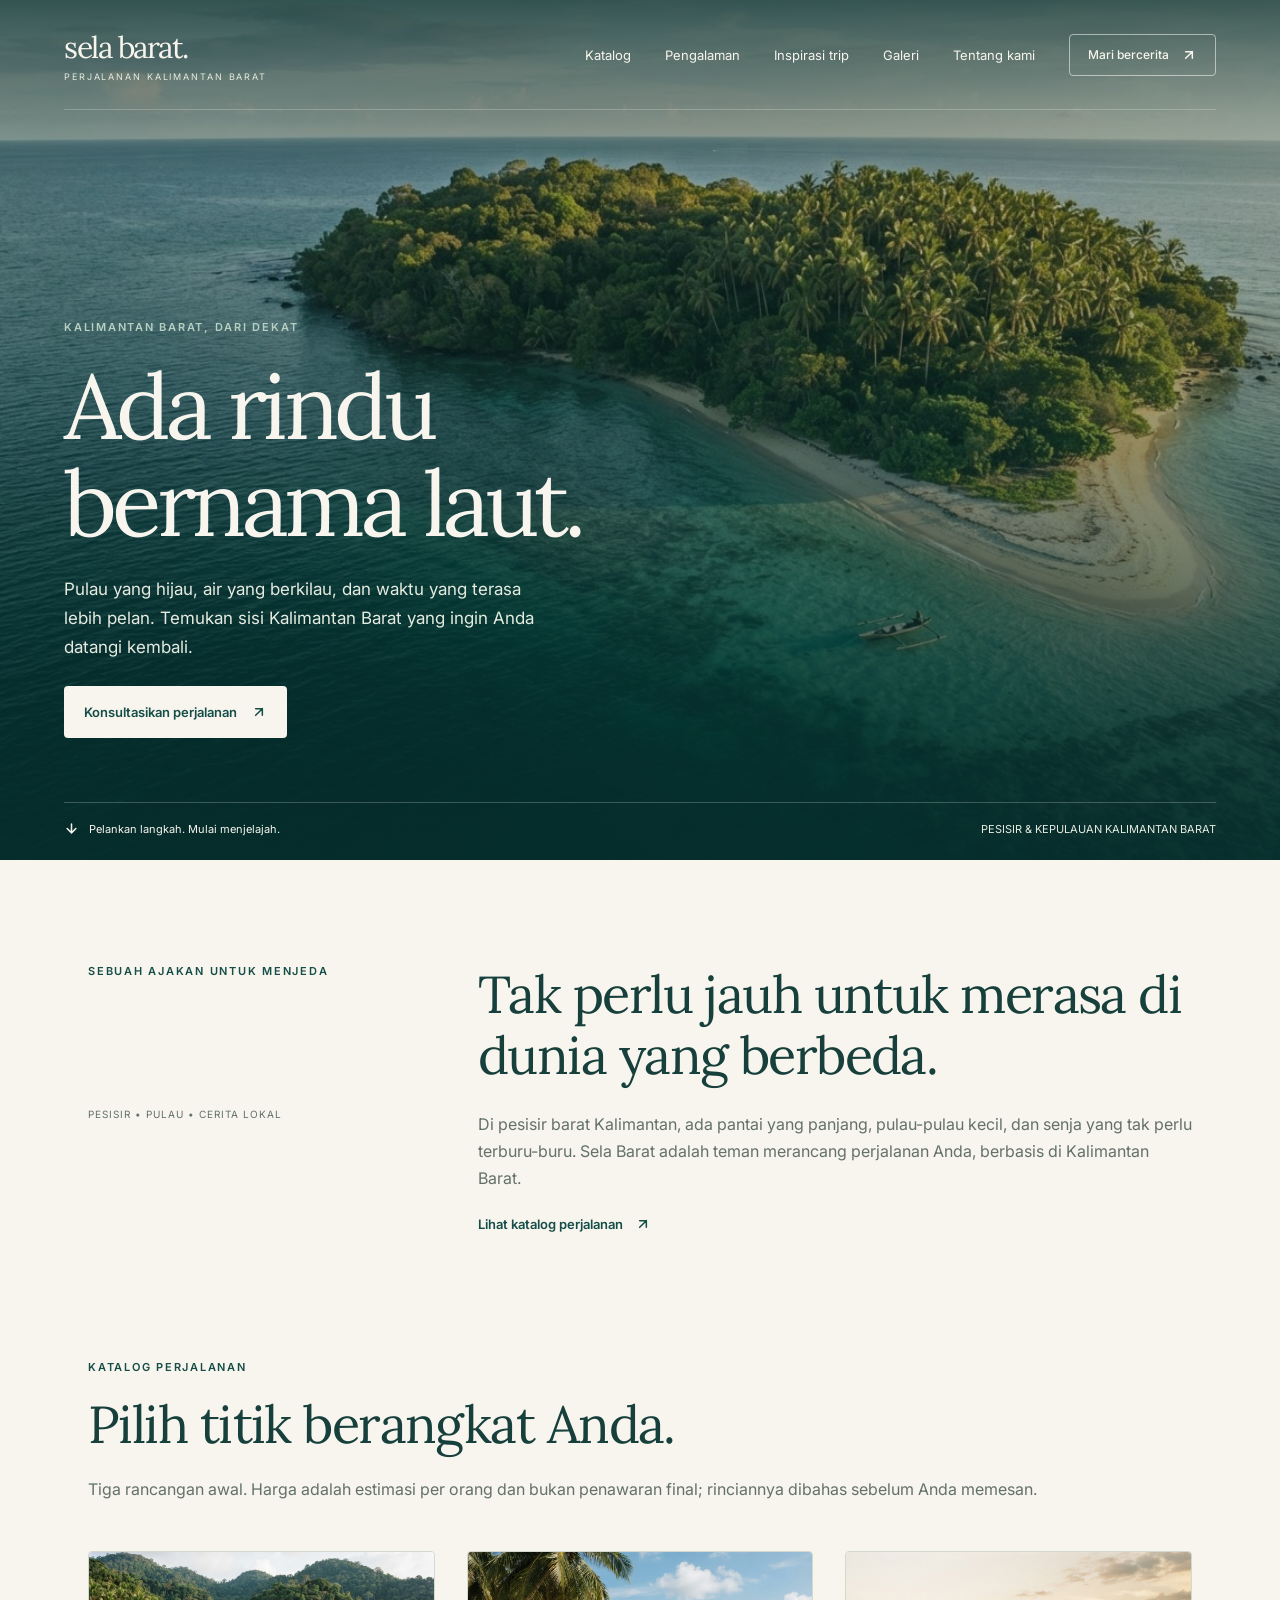
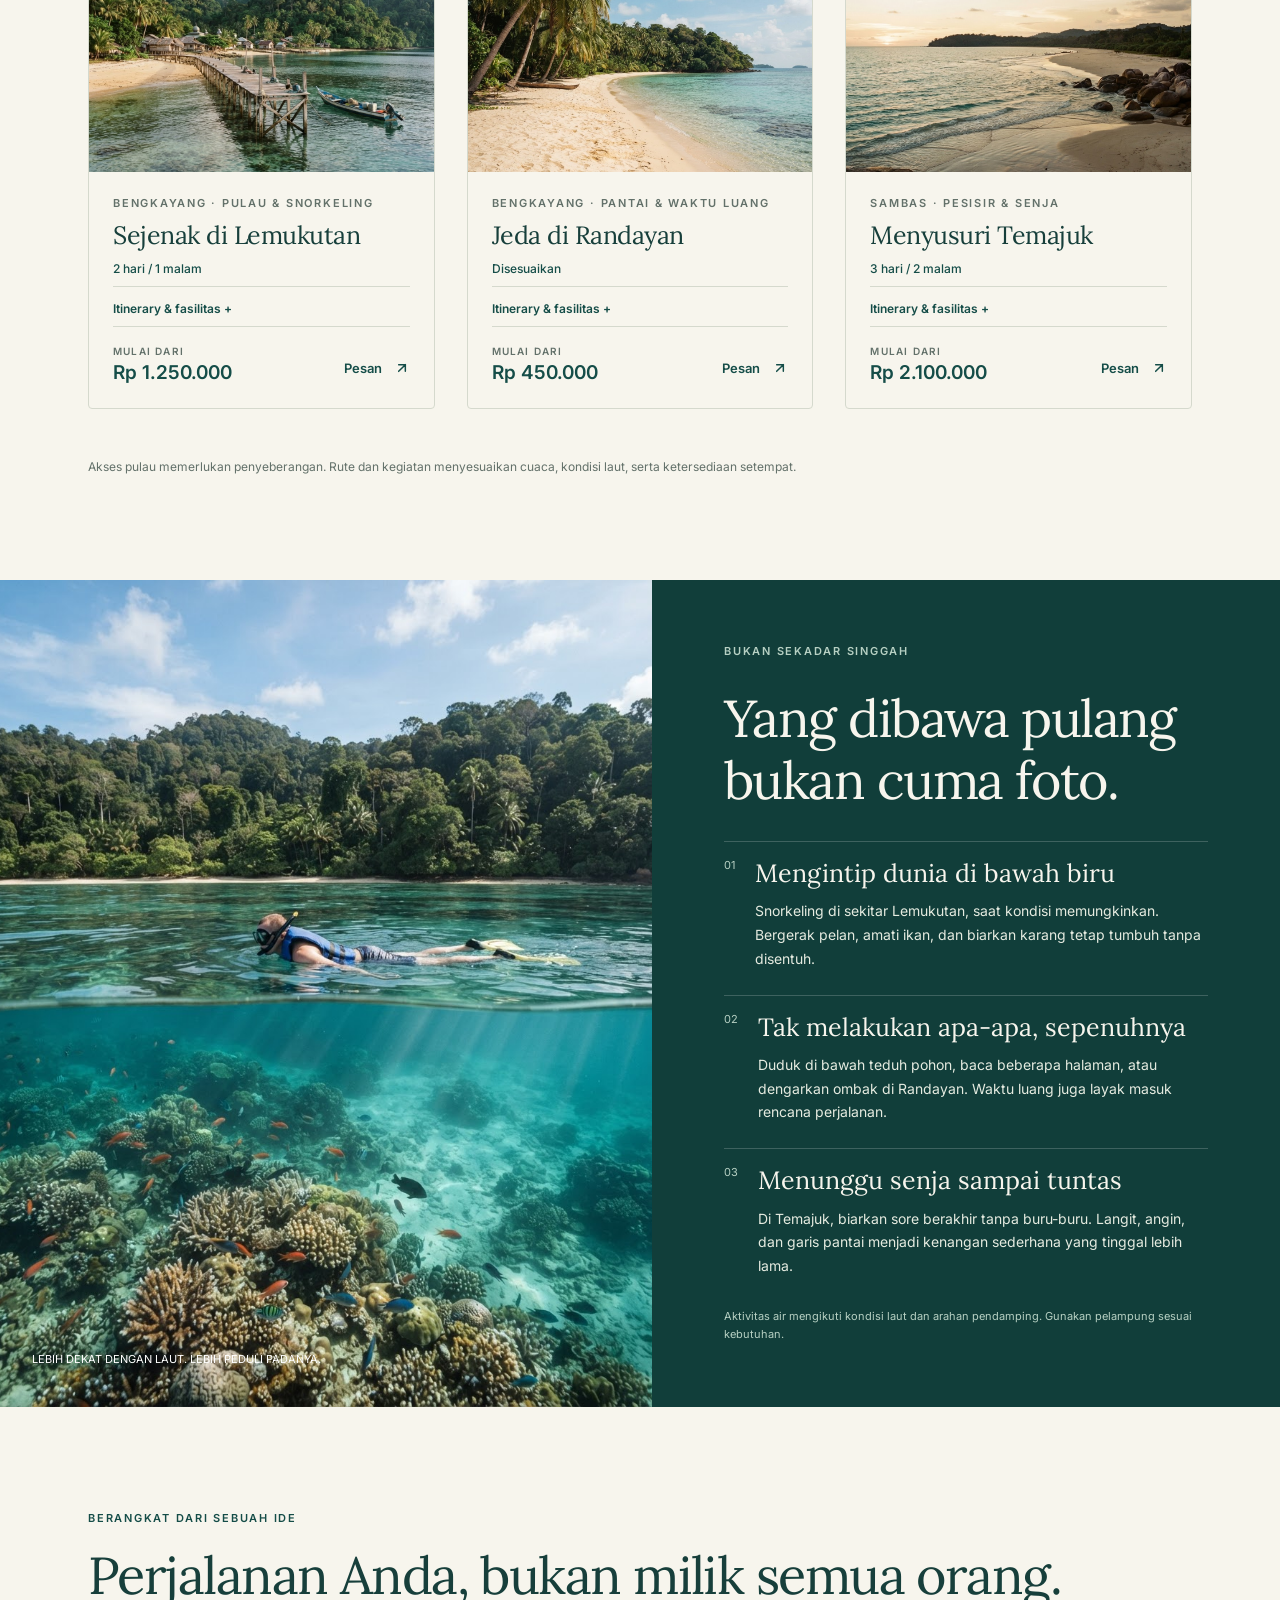
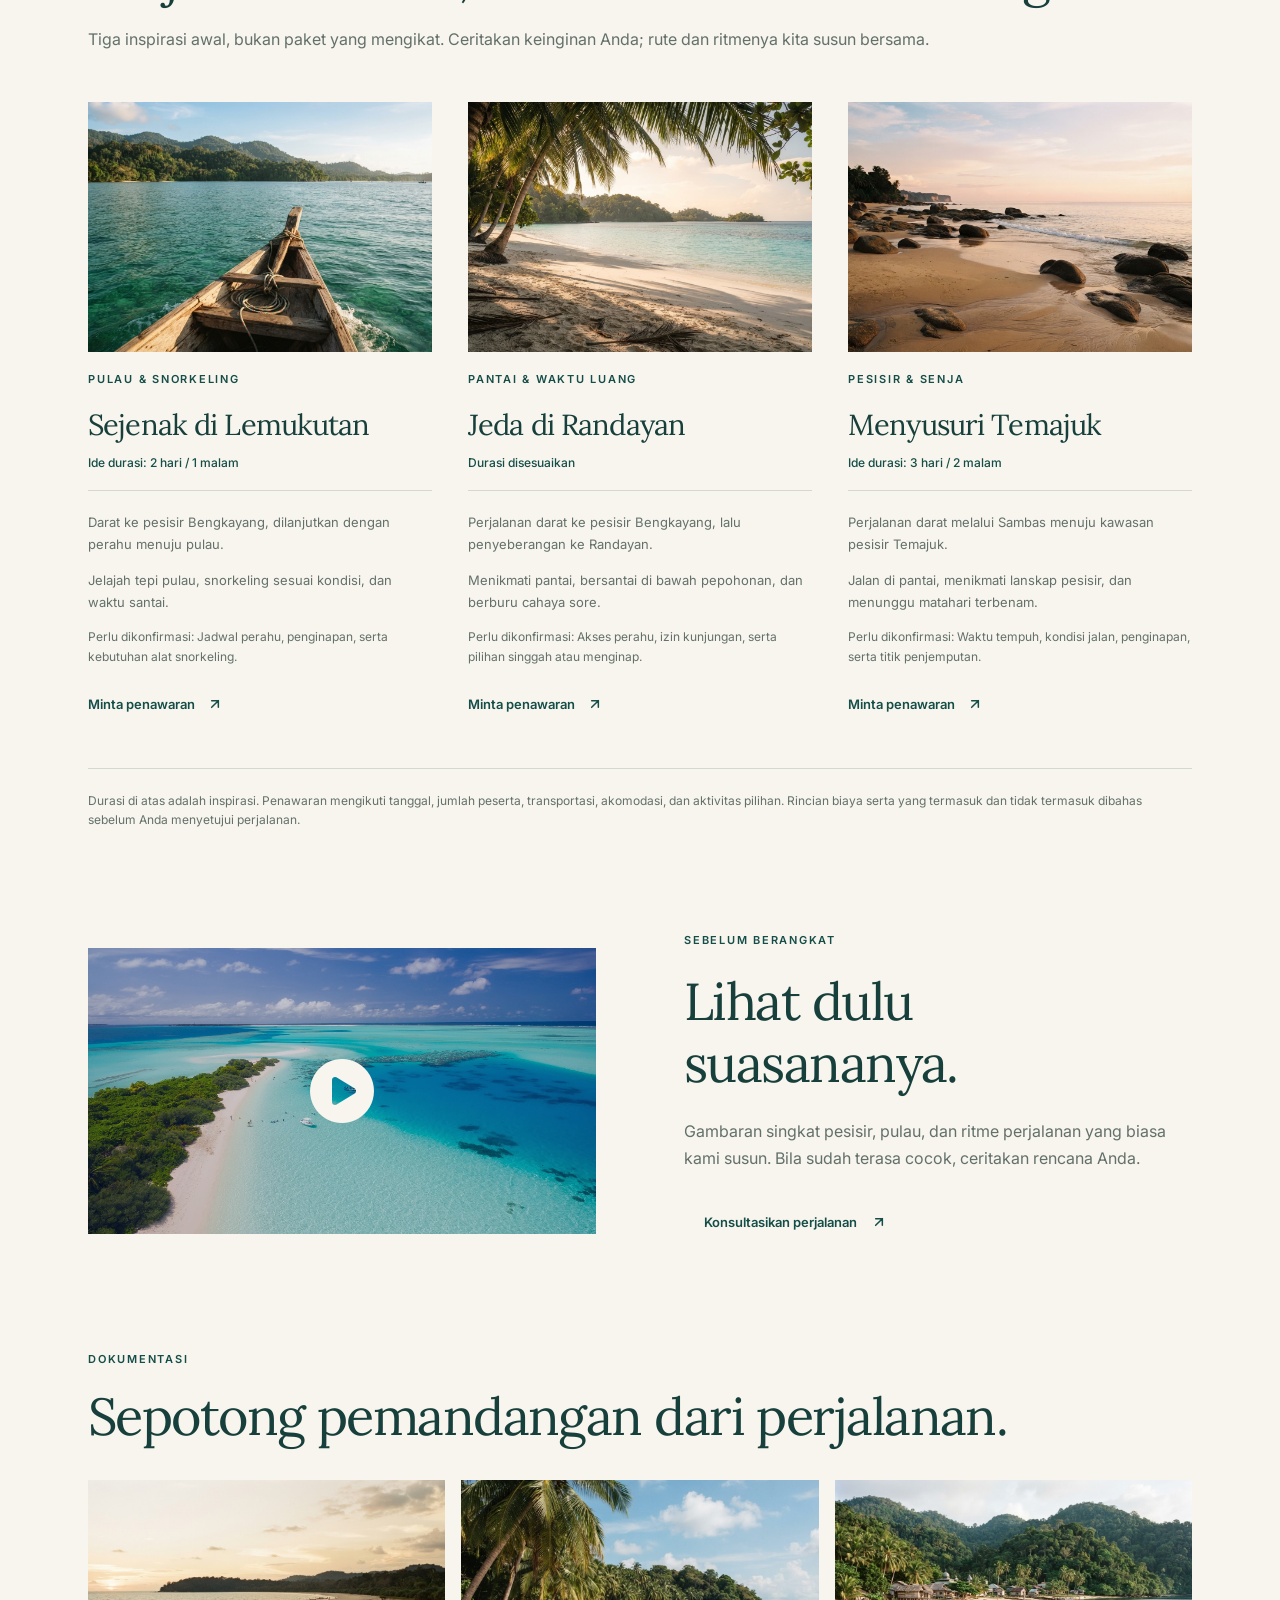
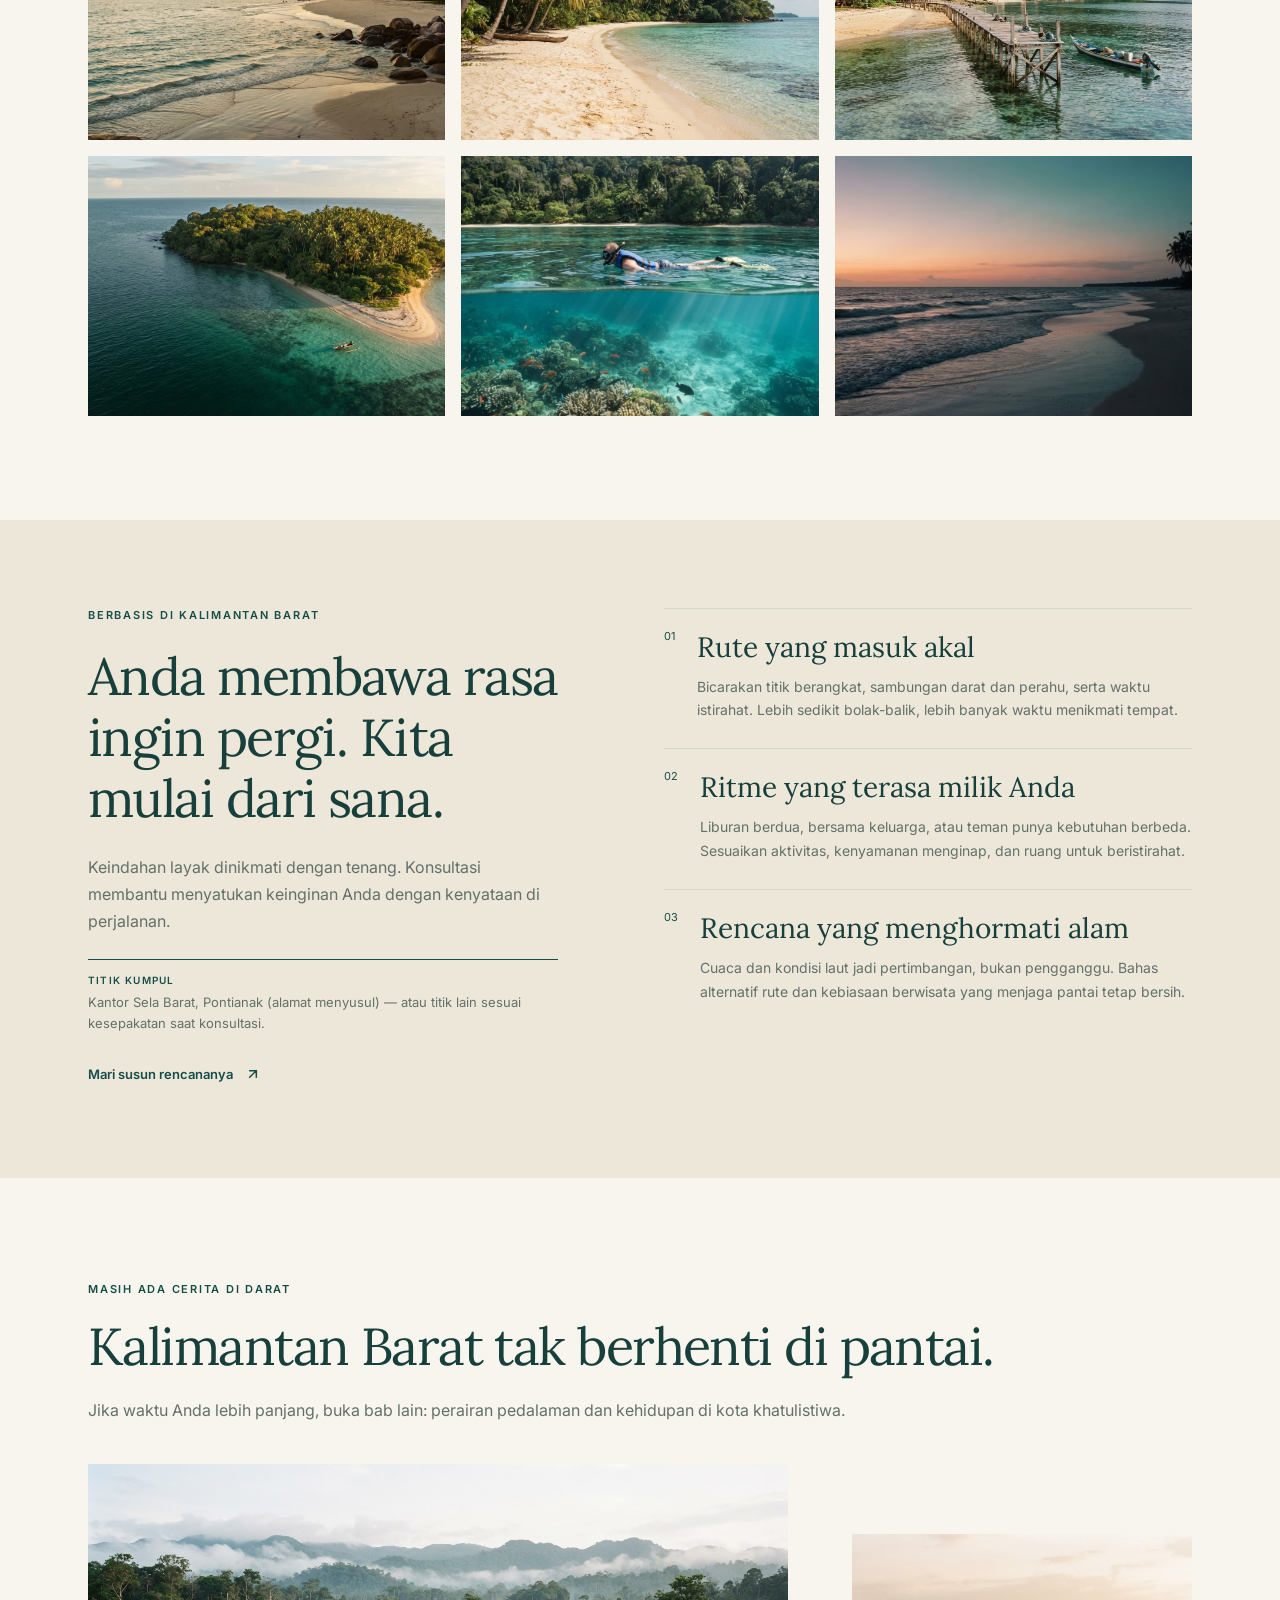
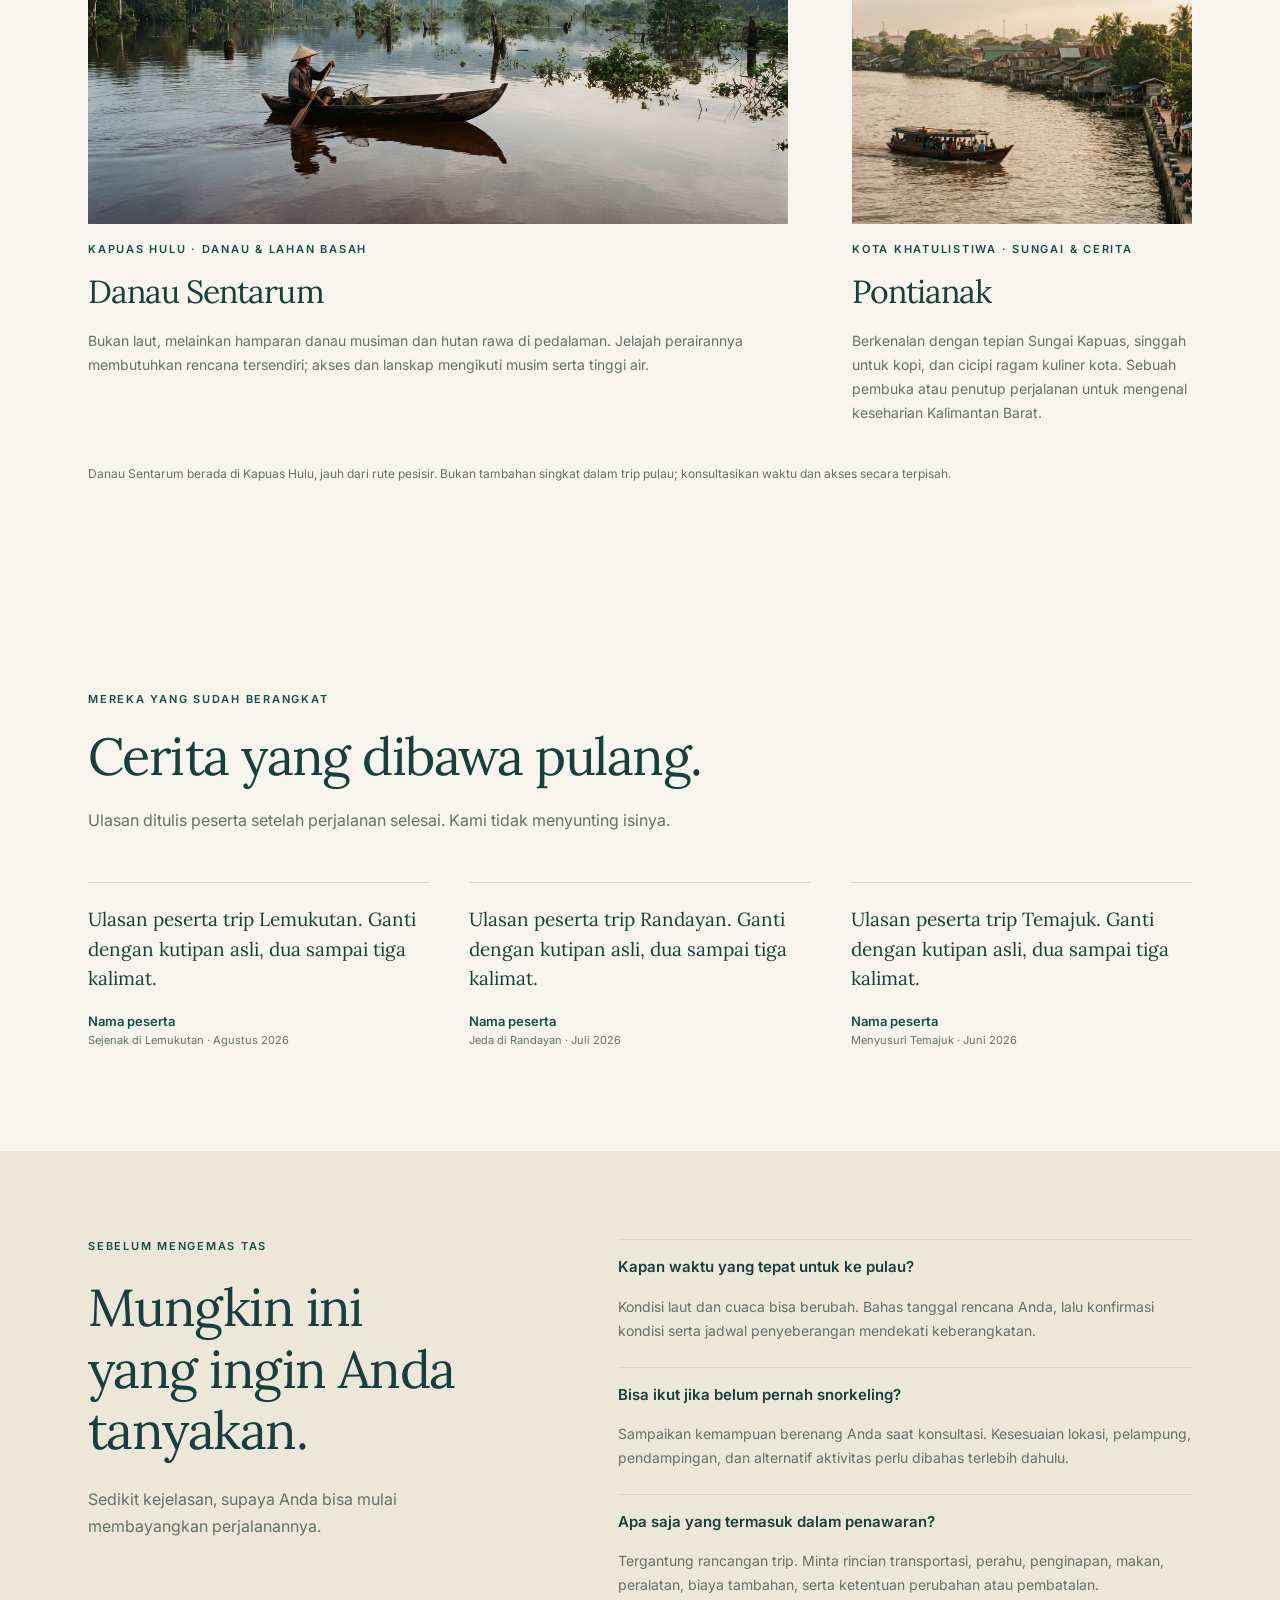
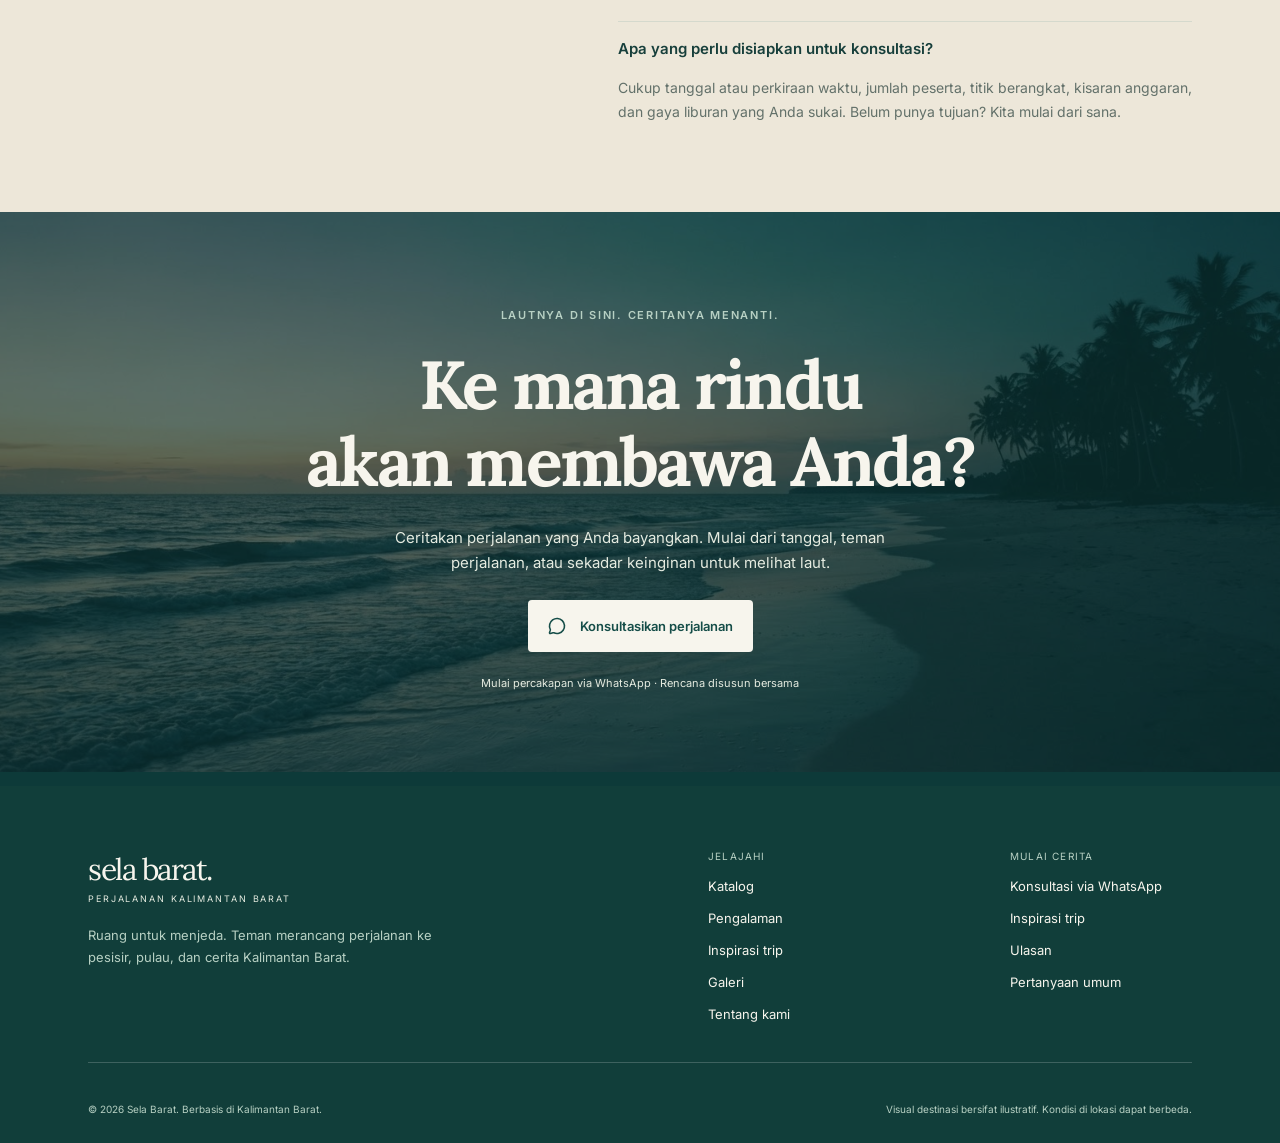
<file: index.html>
<!DOCTYPE html>
<html lang="id">
<head>
  <meta charset="UTF-8" />
  <meta name="viewport" content="width=device-width, initial-scale=1.0" />
  <title>Sela Barat — Perjalanan Kalimantan Barat</title>
  <meta name="description" content="Sela Barat merancang perjalanan ke pesisir, pulau, dan cerita Kalimantan Barat. Destinasi pesisir, pengalaman laut, dan inspirasi trip yang disusun bersama." />
  <meta name="theme-color" content="#113e3a" />
  <link rel="preconnect" href="https://fonts.googleapis.com">
  <link rel="preconnect" href="https://fonts.gstatic.com" crossorigin>
  <link href="https://fonts.googleapis.com/css2?family=Lora:wght@400;500&family=Inter:wght@400;500;600&display=swap" rel="stylesheet">
  <link rel="stylesheet" href="https://cdnjs.cloudflare.com/ajax/libs/font-awesome/6.4.0/css/all.min.css">
  <link rel="stylesheet" href="style.css">
</head>
<body>

  <!-- Navbar.html -->
  <header class="nav" id="navbar">
    <div class="nav-inner">
      <a href="#" class="brand" onclick="scrollToTop()">
        <span class="brand-word serif">sela barat.</span>
        <span class="brand-desc">PERJALANAN KALIMANTAN BARAT</span>
      </a>

      <nav class="nav-links">
        <a href="#destinasi">Katalog</a>
        <a href="#pengalaman">Pengalaman</a>
        <a href="#inspirasi">Inspirasi trip</a>
        <a href="#galeri">Galeri</a>
        <a href="#tentang">Tentang kami</a>
        <a href="#kontak" class="nav-cta">Mari bercerita <img src="assets/arrow-up-right-light.svg" alt=""></a>
      </nav>

      <button class="nav-burger" id="mobile-menu-btn" aria-label="Buka menu" aria-expanded="false">
        <i class="fa-solid fa-bars"></i>
      </button>
    </div>

    <div class="mobile-menu" id="mobile-menu">
      <a href="#destinasi" onclick="closeMobileMenu()">Katalog</a>
      <a href="#pengalaman" onclick="closeMobileMenu()">Pengalaman</a>
      <a href="#inspirasi" onclick="closeMobileMenu()">Inspirasi trip</a>
      <a href="#galeri" onclick="closeMobileMenu()">Galeri</a>
      <a href="#tentang" onclick="closeMobileMenu()">Tentang kami</a>
      <a href="#kontak" onclick="closeMobileMenu()">Mari bercerita</a>
    </div>
  </header>

  <!-- HeroSection.html -->
  <section class="hero">
    <video class="hero-bg is-active" id="hero-video" muted playsinline autoplay
           poster="assets/island-coastline.png" src="assets/hero/hero-1.mp4" aria-hidden="true"></video>
    <video class="hero-bg" muted playsinline preload="none" aria-hidden="true"></video>
    <div class="hero-shade"></div>
    <div class="hero-navshade"></div>

    <div class="hero-content">
      <p class="label label-mist">KALIMANTAN BARAT, DARI DEKAT</p>
      <h1 class="serif h-xl">Ada rindu<br>bernama laut.</h1>
      <p class="hero-desc">Pulau yang hijau, air yang berkilau, dan waktu yang terasa lebih pelan. Temukan sisi Kalimantan Barat yang ingin Anda datangi kembali.</p>
      <a href="#kontak" class="btn-solid">Konsultasikan perjalanan <img src="assets/arrow-up-right-dark.svg" alt=""></a>
    </div>

    <div class="hero-foot">
      <div class="explore">
        <img src="assets/arrow-down.svg" alt="">
        <span>Pelankan langkah. Mulai menjelajah.</span>
      </div>
      <p class="hero-loc">PESISIR &amp; KEPULAUAN KALIMANTAN BARAT</p>
    </div>
  </section>

  <!-- Features.html -->
  <section class="invite">
    <div class="invite-margin">
      <p class="label label-dark">SEBUAH AJAKAN UNTUK MENJEDA</p>
      <p class="margin-note">PESISIR &bull; PULAU &bull; CERITA LOKAL</p>
    </div>
    <div class="invite-copy">
      <h2 class="serif h-lg">Tak perlu jauh untuk merasa di dunia yang berbeda.</h2>
      <div style="display:flex;flex-direction:column;gap:16px">
        <p class="body">Di pesisir barat Kalimantan, ada pantai yang panjang, pulau-pulau kecil, dan senja yang tak perlu terburu-buru. Sela Barat adalah teman merancang perjalanan Anda, berbasis di Kalimantan Barat.</p>
        <a href="#destinasi" class="link-inline">Lihat katalog perjalanan <img src="assets/arrow-up-right-dark.svg" alt=""></a>
      </div>
    </div>
  </section>

  <section id="destinasi" class="sec sec-cat">
    <div class="sec-head">
      <p class="label label-dark">KATALOG PERJALANAN</p>
      <h2 class="serif h-lg">Pilih titik berangkat Anda.</h2>
      <p class="body">Tiga rancangan awal. Harga adalah estimasi per orang dan bukan penawaran final; rinciannya dibahas sebelum Anda memesan.</p>
    </div>

    <!-- GANTI: angka harga di bawah masih contoh. Perbarui sebelum publikasi. -->
    <div class="cat-cards">
      <article class="cat-card">
        <img src="assets/dest-lemukutan.png" alt="Pulau Lemukutan" class="cat-img" width="1024" height="1024" loading="lazy">
        <div class="cat-body">
          <p class="label cat-loc">BENGKAYANG &middot; PULAU &amp; SNORKELING</p>
          <h3 class="serif">Sejenak di Lemukutan</h3>
          <p class="cat-dur">2 hari / 1 malam</p>
          <details class="cat-more">
            <summary>Itinerary &amp; fasilitas</summary>
            <ol>
              <li><strong>Hari 1</strong> — Kumpul di Pontianak pagi, darat ke Bengkayang, lalu perahu ke pulau. Makan siang, jelajah tepi pulau, snorkeling sore.</li>
              <li><strong>Hari 2</strong> — Pagi di pantai, sarapan, snorkeling kedua bila kondisi laut mengizinkan. Perahu kembali, lalu darat ke Pontianak.</li>
            </ol>
            <div class="cat-fac">
              <p><strong>Termasuk</strong>Transport darat, perahu, penginapan 1 malam, makan sesuai jadwal, pemandu lokal, alat snorkeling dasar.</p>
              <p><strong>Belum termasuk</strong>Transport ke Pontianak, pengeluaran pribadi, asuransi perjalanan.</p>
            </div>
          </details>
          <div class="cat-foot">
            <div>
              <span class="cat-from">Mulai dari</span>
              <span class="cat-price">Rp 1.250.000</span>
            </div>
            <a href="#kontak" class="link-inline">Pesan <img src="assets/arrow-up-right-dark.svg" alt=""></a>
          </div>
        </div>
      </article>

      <article class="cat-card">
        <img src="assets/dest-randayan.png" alt="Pulau Randayan" class="cat-img" width="1376" height="768" loading="lazy">
        <div class="cat-body">
          <p class="label cat-loc">BENGKAYANG &middot; PANTAI &amp; WAKTU LUANG</p>
          <h3 class="serif">Jeda di Randayan</h3>
          <p class="cat-dur">Disesuaikan</p>
          <details class="cat-more">
            <summary>Itinerary &amp; fasilitas</summary>
            <ol>
              <li><strong>Hari 1</strong> — Kumpul di Pontianak, darat ke pesisir Bengkayang, lalu penyeberangan ke Randayan. Waktu luang sepanjang hari, menutup dengan senja.</li>
            </ol>
            <div class="cat-fac">
              <p><strong>Termasuk</strong>Transport darat, perahu penyeberangan, pemandu lokal.</p>
              <p><strong>Belum termasuk</strong>Transport ke Pontianak, penginapan, makan, pengeluaran pribadi, asuransi perjalanan.</p>
            </div>
            <p class="cat-caveat">Durasi dan titik singgah mengikuti jumlah peserta serta kesepakatan saat konsultasi.</p>
          </details>
          <div class="cat-foot">
            <div>
              <span class="cat-from">Mulai dari</span>
              <span class="cat-price">Rp 450.000</span>
            </div>
            <a href="#kontak" class="link-inline">Pesan <img src="assets/arrow-up-right-dark.svg" alt=""></a>
          </div>
        </div>
      </article>

      <article class="cat-card">
        <img src="assets/dest-temajuk.png" alt="Pantai Temajuk" class="cat-img" width="1376" height="768" loading="lazy">
        <div class="cat-body">
          <p class="label cat-loc">SAMBAS &middot; PESISIR &amp; SENJA</p>
          <h3 class="serif">Menyusuri Temajuk</h3>
          <p class="cat-dur">3 hari / 2 malam</p>
          <details class="cat-more">
            <summary>Itinerary &amp; fasilitas</summary>
            <ol>
              <li><strong>Hari 1</strong> — Kumpul di Pontianak, perjalanan darat ke Sambas. Singgah untuk makan, lalu lanjut ke kawasan Temajuk.</li>
              <li><strong>Hari 2</strong> — Jalan di pantai, lanskap pesisir dan hutan sekitarnya. Siang bebas, sore menunggu matahari terbenam.</li>
              <li><strong>Hari 3</strong> — Pagi bebas, sarapan, perjalanan darat kembali ke Pontianak.</li>
            </ol>
            <div class="cat-fac">
              <p><strong>Termasuk</strong>Transport darat, penginapan 2 malam, makan sesuai jadwal, pemandu lokal.</p>
              <p><strong>Belum termasuk</strong>Transport ke Pontianak, pengeluaran pribadi, asuransi perjalanan, aktivitas tambahan.</p>
            </div>
            <p class="cat-caveat">Waktu tempuh dan kondisi jalan perlu dikonfirmasi mendekati tanggal keberangkatan.</p>
          </details>
          <div class="cat-foot">
            <div>
              <span class="cat-from">Mulai dari</span>
              <span class="cat-price">Rp 2.100.000</span>
            </div>
            <a href="#kontak" class="link-inline">Pesan <img src="assets/arrow-up-right-dark.svg" alt=""></a>
          </div>
        </div>
      </article>
    </div>

    <p class="note">Akses pulau memerlukan penyeberangan. Rute dan kegiatan menyesuaikan cuaca, kondisi laut, serta ketersediaan setempat.</p>
  </section>

  <section id="pengalaman" class="exp">
    <div class="exp-visual">
      <img src="assets/snorkeling.png" alt="Snorkeling di perairan pulau">
      <p class="exp-cap">LEBIH DEKAT DENGAN LAUT. LEBIH PEDULI PADANYA.</p>
    </div>

    <div class="exp-text">
      <p class="label label-mist">BUKAN SEKADAR SINGGAH</p>
      <h2 class="serif h-lg">Yang dibawa pulang bukan cuma foto.</h2>

      <div class="exp-list">
        <article class="exp-item">
          <div class="exp-rule"></div>
          <div class="exp-row">
            <span class="exp-num">01</span>
            <div class="exp-body">
              <h3>Mengintip dunia di bawah biru</h3>
              <p>Snorkeling di sekitar Lemukutan, saat kondisi memungkinkan. Bergerak pelan, amati ikan, dan biarkan karang tetap tumbuh tanpa disentuh.</p>
            </div>
          </div>
        </article>

        <article class="exp-item">
          <div class="exp-rule"></div>
          <div class="exp-row">
            <span class="exp-num">02</span>
            <div class="exp-body">
              <h3>Tak melakukan apa-apa, sepenuhnya</h3>
              <p>Duduk di bawah teduh pohon, baca beberapa halaman, atau dengarkan ombak di Randayan. Waktu luang juga layak masuk rencana perjalanan.</p>
            </div>
          </div>
        </article>

        <article class="exp-item">
          <div class="exp-rule"></div>
          <div class="exp-row">
            <span class="exp-num">03</span>
            <div class="exp-body">
              <h3>Menunggu senja sampai tuntas</h3>
              <p>Di Temajuk, biarkan sore berakhir tanpa buru-buru. Langit, angin, dan garis pantai menjadi kenangan sederhana yang tinggal lebih lama.</p>
            </div>
          </div>
        </article>
      </div>

      <p class="note-mist">Aktivitas air mengikuti kondisi laut dan arahan pendamping. Gunakan pelampung sesuai kebutuhan.</p>
    </div>
  </section>

  <section id="inspirasi" class="sec" style="display:flex;flex-direction:column;gap:48px">
    <div class="sec-head">
      <p class="label label-dark">BERANGKAT DARI SEBUAH IDE</p>
      <h2 class="serif h-lg">Perjalanan Anda, bukan milik semua orang.</h2>
      <p class="body">Tiga inspirasi awal, bukan paket yang mengikat. Ceritakan keinginan Anda; rute dan ritmenya kita susun bersama.</p>
    </div>

    <div class="trips">
      <article class="trip">
        <img src="assets/trip-lemukutan.png" alt="Pulau Lemukutan" class="trip-img">
        <p class="label label-dark">PULAU &amp; SNORKELING</p>
        <div class="trip-head">
          <h3>Sejenak di Lemukutan</h3>
          <p class="trip-dur">Ide durasi: 2 hari / 1 malam</p>
        </div>
        <div class="trip-rule"></div>
        <div class="trip-facts">
          <p>Darat ke pesisir Bengkayang, dilanjutkan dengan perahu menuju pulau.</p>
          <p>Jelajah tepi pulau, snorkeling sesuai kondisi, dan waktu santai.</p>
          <p class="confirm">Perlu dikonfirmasi: Jadwal perahu, penginapan, serta kebutuhan alat snorkeling.</p>
        </div>
        <a href="#kontak" class="link-inline">Minta penawaran <img src="assets/arrow-up-right-dark.svg" alt=""></a>
      </article>

      <article class="trip">
        <img src="assets/trip-randayan.png" alt="Pulau Randayan" class="trip-img">
        <p class="label label-dark">PANTAI &amp; WAKTU LUANG</p>
        <div class="trip-head">
          <h3>Jeda di Randayan</h3>
          <p class="trip-dur">Durasi disesuaikan</p>
        </div>
        <div class="trip-rule"></div>
        <div class="trip-facts">
          <p>Perjalanan darat ke pesisir Bengkayang, lalu penyeberangan ke Randayan.</p>
          <p>Menikmati pantai, bersantai di bawah pepohonan, dan berburu cahaya sore.</p>
          <p class="confirm">Perlu dikonfirmasi: Akses perahu, izin kunjungan, serta pilihan singgah atau menginap.</p>
        </div>
        <a href="#kontak" class="link-inline">Minta penawaran <img src="assets/arrow-up-right-dark.svg" alt=""></a>
      </article>

      <article class="trip">
        <img src="assets/trip-temajuk.png" alt="Pantai Temajuk" class="trip-img">
        <p class="label label-dark">PESISIR &amp; SENJA</p>
        <div class="trip-head">
          <h3>Menyusuri Temajuk</h3>
          <p class="trip-dur">Ide durasi: 3 hari / 2 malam</p>
        </div>
        <div class="trip-rule"></div>
        <div class="trip-facts">
          <p>Perjalanan darat melalui Sambas menuju kawasan pesisir Temajuk.</p>
          <p>Jalan di pantai, menikmati lanskap pesisir, dan menunggu matahari terbenam.</p>
          <p class="confirm">Perlu dikonfirmasi: Waktu tempuh, kondisi jalan, penginapan, serta titik penjemputan.</p>
        </div>
        <a href="#kontak" class="link-inline">Minta penawaran <img src="assets/arrow-up-right-dark.svg" alt=""></a>
      </article>
    </div>

    <div class="trip-note">
      <p class="note">Durasi di atas adalah inspirasi. Penawaran mengikuti tanggal, jumlah peserta, transportasi, akomodasi, dan aktivitas pilihan. Rincian biaya serta yang termasuk dan tidak termasuk dibahas sebelum Anda menyetujui perjalanan.</p>
    </div>
  </section>

  <section id="video" class="sec" style="padding-top:0">
    <div class="video-grid">
      <a class="video-frame" href="https://www.youtube.com/watch?v=M2l1iVrda0c" target="_blank" rel="noopener" aria-label="Tonton video: Desa Wisata Temajuk, Sambas, di YouTube">
        <img src="assets/video-poster.jpg" alt="Desa Wisata Temajuk, Kabupaten Sambas, Kalimantan Barat">
        <span class="video-play" aria-hidden="true"><i class="fa-solid fa-circle-play"></i></span>
      </a>
      <div class="video-copy">
        <p class="label label-dark">SEBELUM BERANGKAT</p>
        <h2 class="serif h-lg">Lihat dulu suasananya.</h2>
        <p class="body">Gambaran singkat pesisir, pulau, dan ritme perjalanan yang biasa kami susun. Bila sudah terasa cocok, ceritakan rencana Anda.</p>
        <div><a href="#kontak" class="btn-solid">Konsultasikan perjalanan <img src="assets/arrow-up-right-dark.svg" alt=""></a></div>
      </div>
    </div>
  </section>

  <!-- GANTI: foto di bawah memakai aset ilustratif yang sudah ada. Ganti dengan
       dokumentasi perjalanan asli sebelum publikasi. -->
  <section id="galeri" class="sec" style="padding-top:0;display:flex;flex-direction:column;gap:32px">
    <div class="sec-head">
      <p class="label label-dark">DOKUMENTASI</p>
      <h2 class="serif h-lg">Sepotong pemandangan dari perjalanan.</h2>
    </div>
    <div class="gallery">
      <img src="assets/dest-temajuk.png" alt="Pantai Temajuk" class="gal-img" width="1376" height="768" loading="lazy">
      <img src="assets/dest-randayan.png" alt="Pulau Randayan" class="gal-img" width="1376" height="768" loading="lazy">
      <img src="assets/dest-lemukutan.png" alt="Pulau Lemukutan" class="gal-img" width="1024" height="1024" loading="lazy">
      <img src="assets/island-coastline.png" alt="Garis pantai kepulauan Kalimantan Barat" class="gal-img" width="1376" height="768" loading="lazy">
      <img src="assets/snorkeling.png" alt="Snorkeling di perairan pulau" class="gal-img" width="928" height="1152" loading="lazy">
      <img src="assets/evening-shore.png" alt="Tepi pantai menjelang senja" class="gal-img" width="1584" height="672" loading="lazy">
    </div>
  </section>

  <section id="tentang" class="plan">
    <div class="plan-intro">
      <p class="label label-dark">BERBASIS DI KALIMANTAN BARAT</p>
      <h2 class="serif h-lg">Anda membawa rasa ingin pergi. Kita mulai dari sana.</h2>
      <p class="body">Keindahan layak dinikmati dengan tenang. Konsultasi membantu menyatukan keinginan Anda dengan kenyataan di perjalanan.</p>
      <div class="plan-meet">
        <p class="meet-label">TITIK KUMPUL</p>
        <p class="meet-detail">Kantor Sela Barat, Pontianak (alamat menyusul) — atau titik lain sesuai kesepakatan saat konsultasi.</p>
      </div>
      <a href="#kontak" class="link-inline">Mari susun rencananya <img src="assets/arrow-up-right-dark.svg" alt=""></a>
    </div>

    <div class="plan-list">
      <article class="benefit">
        <div class="trip-rule"></div>
        <div class="benefit-row">
          <span class="benefit-num">01</span>
          <div class="benefit-body">
            <h3>Rute yang masuk akal</h3>
            <p>Bicarakan titik berangkat, sambungan darat dan perahu, serta waktu istirahat. Lebih sedikit bolak-balik, lebih banyak waktu menikmati tempat.</p>
          </div>
        </div>
      </article>

      <article class="benefit">
        <div class="trip-rule"></div>
        <div class="benefit-row">
          <span class="benefit-num">02</span>
          <div class="benefit-body">
            <h3>Ritme yang terasa milik Anda</h3>
            <p>Liburan berdua, bersama keluarga, atau teman punya kebutuhan berbeda. Sesuaikan aktivitas, kenyamanan menginap, dan ruang untuk beristirahat.</p>
          </div>
        </div>
      </article>

      <article class="benefit">
        <div class="trip-rule"></div>
        <div class="benefit-row">
          <span class="benefit-num">03</span>
          <div class="benefit-body">
            <h3>Rencana yang menghormati alam</h3>
            <p>Cuaca dan kondisi laut jadi pertimbangan, bukan pengganggu. Bahas alternatif rute dan kebiasaan berwisata yang menjaga pantai tetap bersih.</p>
          </div>
        </div>
      </article>
    </div>
  </section>

  <section class="sec" style="display:flex;flex-direction:column;gap:40px">
    <div class="sec-head">
      <p class="label label-dark">MASIH ADA CERITA DI DARAT</p>
      <h2 class="serif h-lg">Kalimantan Barat tak berhenti di pantai.</h2>
      <p class="body">Jika waktu Anda lebih panjang, buka bab lain: perairan pedalaman dan kehidupan di kota khatulistiwa.</p>
    </div>

    <div class="inland">
      <article class="inland-lake inland-item">
        <img src="assets/danau-sentarum.png" alt="Danau Sentarum" class="inland-img-lake">
        <p class="label label-dark">KAPUAS HULU &middot; DANAU &amp; LAHAN BASAH</p>
        <h3 class="serif h-2xs">Danau Sentarum</h3>
        <p>Bukan laut, melainkan hamparan danau musiman dan hutan rawa di pedalaman. Jelajah perairannya membutuhkan rencana tersendiri; akses dan lanskap mengikuti musim serta tinggi air.</p>
      </article>

      <article class="inland-city inland-item">
        <img src="assets/pontianak.png" alt="Pontianak" class="inland-img-city">
        <p class="label label-dark">KOTA KHATULISTIWA &middot; SUNGAI &amp; CERITA</p>
        <h3 class="serif h-2xs">Pontianak</h3>
        <p>Berkenalan dengan tepian Sungai Kapuas, singgah untuk kopi, dan cicipi ragam kuliner kota. Sebuah pembuka atau penutup perjalanan untuk mengenal keseharian Kalimantan Barat.</p>
      </article>
    </div>

    <p class="note">Danau Sentarum berada di Kapuas Hulu, jauh dari rute pesisir. Bukan tambahan singkat dalam trip pulau; konsultasikan waktu dan akses secara terpisah.</p>
  </section>

  <section id="ulasan" class="sec sec-review">
    <div class="sec-head">
      <p class="label label-dark">MEREKA YANG SUDAH BERANGKAT</p>
      <h2 class="serif h-lg">Cerita yang dibawa pulang.</h2>
      <p class="body">Ulasan ditulis peserta setelah perjalanan selesai. Kami tidak menyunting isinya.</p>
    </div>

    <!-- GANTI: tiga ulasan di bawah masih contoh struktur. Ganti dengan kutipan asli
         dari peserta, lengkap dengan nama dan tanggal perjalanan, sebelum publikasi.
         Jangan tayangkan ulasan yang belum benar-benar terjadi. -->
    <div class="reviews">
      <figure class="review">
        <blockquote>Ulasan peserta trip Lemukutan. Ganti dengan kutipan asli, dua sampai tiga kalimat.</blockquote>
        <figcaption>
          <span class="review-name">Nama peserta</span>
          <span class="review-meta">Sejenak di Lemukutan &middot; Agustus 2026</span>
        </figcaption>
      </figure>

      <figure class="review">
        <blockquote>Ulasan peserta trip Randayan. Ganti dengan kutipan asli, dua sampai tiga kalimat.</blockquote>
        <figcaption>
          <span class="review-name">Nama peserta</span>
          <span class="review-meta">Jeda di Randayan &middot; Juli 2026</span>
        </figcaption>
      </figure>

      <figure class="review">
        <blockquote>Ulasan peserta trip Temajuk. Ganti dengan kutipan asli, dua sampai tiga kalimat.</blockquote>
        <figcaption>
          <span class="review-name">Nama peserta</span>
          <span class="review-meta">Menyusuri Temajuk &middot; Juni 2026</span>
        </figcaption>
      </figure>
    </div>
  </section>

  <section id="faq" class="faq">
    <div class="faq-intro">
      <p class="label label-dark">SEBELUM MENGEMAS TAS</p>
      <h2 class="serif h-lg">Mungkin ini yang ingin Anda tanyakan.</h2>
      <p class="body">Sedikit kejelasan, supaya Anda bisa mulai membayangkan perjalanannya.</p>
    </div>

    <div class="faq-list">
      <article class="qa">
        <div class="qa-rule"></div>
        <h3>Kapan waktu yang tepat untuk ke pulau?</h3>
        <p>Kondisi laut dan cuaca bisa berubah. Bahas tanggal rencana Anda, lalu konfirmasi kondisi serta jadwal penyeberangan mendekati keberangkatan.</p>
      </article>

      <article class="qa">
        <div class="qa-rule"></div>
        <h3>Bisa ikut jika belum pernah snorkeling?</h3>
        <p>Sampaikan kemampuan berenang Anda saat konsultasi. Kesesuaian lokasi, pelampung, pendampingan, dan alternatif aktivitas perlu dibahas terlebih dahulu.</p>
      </article>

      <article class="qa">
        <div class="qa-rule"></div>
        <h3>Apa saja yang termasuk dalam penawaran?</h3>
        <p>Tergantung rancangan trip. Minta rincian transportasi, perahu, penginapan, makan, peralatan, biaya tambahan, serta ketentuan perubahan atau pembatalan.</p>
      </article>

      <article class="qa">
        <div class="qa-rule"></div>
        <h3>Apa yang perlu disiapkan untuk konsultasi?</h3>
        <p>Cukup tanggal atau perkiraan waktu, jumlah peserta, titik berangkat, kisaran anggaran, dan gaya liburan yang Anda sukai. Belum punya tujuan? Kita mulai dari sana.</p>
      </article>
    </div>
  </section>

  <!-- Footer.html -->
  <section id="kontak" class="consult">
    <img src="assets/evening-shore.png" alt="" class="consult-bg">
    <div class="consult-shade"></div>

    <p class="label label-mist">LAUTNYA DI SINI. CERITANYA MENANTI.</p>
    <h2 class="consult-headline">Ke mana rindu<br>akan membawa Anda?</h2>
    <p class="consult-desc">Ceritakan perjalanan yang Anda bayangkan. Mulai dari tanggal, teman perjalanan, atau sekadar keinginan untuk melihat laut.</p>
    <a href="https://wa.me/628123456789?text=Halo%20Sela%20Barat%2C%20saya%20ingin%20konsultasi%20rencana%20perjalanan%20ke%20Kalimantan%20Barat." target="_blank" rel="noopener" class="btn-solid">
      <img src="assets/message-circle.svg" alt=""> Konsultasikan perjalanan
    </a>
    <p class="consult-note">Mulai percakapan via WhatsApp &middot; Rencana disusun bersama</p>
  </section>

  <footer class="footer">
    <div class="footer-cols">
      <div class="footer-brand">
        <a href="#" class="brand" onclick="scrollToTop()">
          <span class="brand-word serif">sela barat.</span>
          <span class="brand-desc">PERJALANAN KALIMANTAN BARAT</span>
        </a>
        <p class="footer-mission">Ruang untuk menjeda. Teman merancang perjalanan ke pesisir, pulau, dan cerita Kalimantan Barat.</p>
      </div>

      <div class="footer-group">
        <p>JELAJAHI</p>
        <a href="#destinasi">Katalog</a>
        <a href="#pengalaman">Pengalaman</a>
        <a href="#inspirasi">Inspirasi trip</a>
        <a href="#galeri">Galeri</a>
        <a href="#tentang">Tentang kami</a>
      </div>

      <div class="footer-group">
        <p>MULAI CERITA</p>
        <a href="https://wa.me/628123456789" target="_blank" rel="noopener">Konsultasi via WhatsApp</a>
        <a href="#inspirasi">Inspirasi trip</a>
        <a href="#ulasan">Ulasan</a>
        <a href="#faq">Pertanyaan umum</a>
      </div>
    </div>

    <div class="footer-rule"></div>

    <div class="footer-notes">
      <p>&copy; 2026 Sela Barat. Berbasis di Kalimantan Barat.</p>
      <p>Visual destinasi bersifat ilustratif. Kondisi di lokasi dapat berbeda.</p>
    </div>
  </footer>

  <script src="script.js"></script>
</body>
</html>
</file>
<file: style.css>
/* Sela Barat — rebuilt from Figma node 4407:2023 / 4407:2282 */
:root {
  --bg: #f7f5ed;
  --dark: #113e3a;
  --dark-deep: #154d48;
  --divider: #d5d9cd;
  --alt: #ede7d9;
  --ink: #173f3b;
  --muted: #63716a;
  --mist: #b7d0c3;
  --bone: #e5ebe0;
}

* { box-sizing: border-box; margin: 0; padding: 0; }

html { scroll-behavior: smooth; }

body {
  background: var(--bg);
  color: var(--ink);
  font-family: "Inter", system-ui, -apple-system, sans-serif;
  -webkit-font-smoothing: antialiased;
  overflow-x: hidden;
}

img { display: block; max-width: 100%; }

/* ---------- type ---------- */
.serif { font-family: "Lora", Georgia, serif; font-weight: 400; }
.label {
  font-family: "Inter", sans-serif;
  font-size: 11px;
  font-weight: 600;
  letter-spacing: 1.76px;
  text-transform: uppercase;
}
.label-dark { color: var(--dark-deep); }
.label-mist { color: var(--mist); }
.h-xl { font-size: 91px; line-height: 1.06; letter-spacing: -4.55px; color: var(--bg); }
.h-lg { font-size: 52px; line-height: 1.18; letter-spacing: -1.56px; color: var(--ink); }
.h-2xs { font-size: 32px; line-height: 1.15; letter-spacing: -0.96px; color: var(--ink); }
.body { font-size: 16px; line-height: 1.7; color: var(--muted); }
.note { font-size: 12px; line-height: 1.6; color: var(--muted); }.note-mist { font-size: 11px; line-height: 1.6; color: var(--mist); }

/* ---------- layout ---------- */
.wrap { width: 100%; max-width: 1440px; margin: 0 auto; }
.sec { padding: 104px 88px; }

/* ---------- nav ---------- */
.nav {
  position: absolute; top: 0; left: 0; right: 0; z-index: 10;
  padding: 0 64px;
}
.nav-inner {
  display: flex; align-items: center; justify-content: space-between;
  height: 110px;
  border-bottom: 1px solid rgba(255,255,255,0.22);
}
.brand { display: flex; flex-direction: column; gap: 5px; text-decoration: none; }
.brand-word {
  font-family: "Lora", Georgia, serif; font-size: 30px; letter-spacing: -1.5px;
  color: var(--bg); line-height: normal;
}
.brand-desc {
  font-family: "Inter", sans-serif; font-size: 9px; letter-spacing: 1.89px;
  color: var(--bone); line-height: normal;
}
.nav-links { display: flex; align-items: center; gap: 34px; }
.nav-links a {
  font-family: "Inter", sans-serif; font-size: 13px; color: var(--bg);
  text-decoration: none; white-space: nowrap;
}
.nav-links a:hover { opacity: 0.75; }
.nav-cta {
  display: inline-flex; align-items: center; gap: 12px;
  border: 1px solid rgba(255,255,255,0.53); border-radius: 4px;
  padding: 12px 18px;
  font-size: 12px !important; font-weight: 500;
}
.nav-cta img { width: 16px; height: 16px; }
.nav-burger { display: none; background: none; border: none; color: var(--bg); font-size: 22px; cursor: pointer; }
.mobile-menu { display: none; }

/* ---------- hero ---------- */
.hero {
  position: relative; overflow: hidden;
  background: var(--dark);
  padding: 0 64px;
  min-height: 860px;
  display: flex; flex-direction: column;
}
.hero-bg { position: absolute; inset: 0; width: 100%; height: 100%; object-fit: cover; opacity: 0; transition: opacity 1.2s ease; }
.hero-bg.is-active { opacity: 1; z-index: 1; }
.hero-shade {
  position: absolute; inset: 0; z-index: 2;
  background: linear-gradient(to top, rgba(5,46,45,0.92) 0%, rgba(7,60,60,0.38) 52%, rgba(6,45,43,0.14) 100%);
}
.hero-navshade {
  position: absolute; top: 0; left: 0; right: 0; height: 190px; z-index: 5;
  background: linear-gradient(to bottom, rgba(8,46,43,0.75), rgba(8,46,43,0));
}
.hero-content {
  position: relative; z-index: 6;
  width: 790px; max-width: 100%;
  display: flex; flex-direction: column; gap: 24px; align-items: flex-start;
  padding: 120px 0 64px;
  margin-top: auto;
}
.hero-content .h-xl { color: var(--bg); }
.hero-desc { font-size: 17px; line-height: 1.7; color: var(--bone); width: 480px; max-width: 100%; }

.btn-solid {
  display: inline-flex; align-items: center; justify-content: center; gap: 14px;
  background: var(--bg); color: var(--dark-deep);
  border: none; border-radius: 4px;
  padding: 16px 20px; min-height: 52px;
  font-family: "Inter", sans-serif; font-size: 13px; font-weight: 600;
  text-decoration: none; cursor: pointer;
  transition: background 0.2s;
}
.btn-solid:hover { background: var(--alt); }
.btn-solid img { width: 16px; height: 16px; }

.hero-foot {
  position: relative; z-index: 6;
  display: flex; align-items: center; justify-content: space-between;
  border-top: 1px solid rgba(255,255,255,0.22);
  padding: 18px 0 24px;
}
.explore { display: flex; align-items: center; gap: 10px; }
.explore img { width: 15px; height: 15px; }
.explore span { font-size: 11px; color: var(--bg); }
.hero-loc { font-size: 11px; color: var(--bone); }

/* ---------- invitation ---------- */
.invite { display: flex; gap: 90px; align-items: flex-start; padding: 104px 88px; }
.invite-margin {
  width: 300px; flex-shrink: 0;
  display: flex; flex-direction: column; gap: 130px;
}
.margin-note { font-size: 10px; letter-spacing: 1px; color: var(--muted); }
.invite-copy { display: flex; flex-direction: column; gap: 24px; flex: 1; min-width: 0; }
.invite-copy .h-lg { width: 100%; }
.link-inline {
  display: inline-flex; align-items: center; gap: 12px; padding: 8px 0;
  font-size: 13px; font-weight: 600; color: var(--dark-deep); text-decoration: none;
}
.link-inline:hover { opacity: 0.7; }
.link-inline img { width: 16px; height: 16px; }

/* ---------- section heads ---------- */
.sec-head { display: flex; flex-direction: column; gap: 20px; width: 100%; }

/* ---------- catalog ---------- */
.sec-cat { padding-top: 16px; display: flex; flex-direction: column; gap: 48px; }
.cat-cards { display: grid; grid-template-columns: repeat(auto-fit, minmax(280px, 1fr)); gap: 32px; }
.cat-card {
  display: flex; flex-direction: column; min-width: 0;
  border: 1px solid var(--divider); border-radius: 4px;
  overflow: hidden; background: var(--bg);
  transition: border-color 0.2s;
}
.cat-card:hover { border-color: var(--dark-deep); }
.cat-img { height: 220px; width: 100%; object-fit: cover; }
.cat-body { display: flex; flex-direction: column; gap: 10px; padding: 24px; flex: 1; }
.cat-loc { color: var(--muted); }
.cat-body h3 { font-size: 25px; line-height: 1.25; letter-spacing: -0.5px; color: var(--ink); font-weight: 400; }
.cat-dur { font-size: 12px; font-weight: 500; color: var(--dark-deep); }
.cat-foot {
  display: flex; align-items: flex-end; justify-content: space-between; flex-wrap: wrap;
  gap: 12px 16px; margin-top: auto; padding-top: 18px; border-top: 1px solid var(--divider);
}
.cat-from { display: block; margin-bottom: 4px; font-size: 10px; font-weight: 600; letter-spacing: 1.2px; text-transform: uppercase; color: var(--muted); }
.cat-price { font-size: 19px; font-weight: 600; color: var(--dark-deep); white-space: nowrap; }
.cat-more { border-top: 1px solid var(--divider); padding-top: 14px; }
.cat-caveat { font-size: 11px; line-height: 1.6; color: var(--muted); font-style: italic; }
.cat-more summary {
  font-size: 12px; font-weight: 600; color: var(--dark-deep);
  cursor: pointer; list-style: none;
}
.cat-more summary::-webkit-details-marker { display: none; }
.cat-more summary::after { content: " +"; }
.cat-more[open] summary::after { content: " –"; }
.cat-more summary:hover { opacity: 0.7; }
.cat-more[open] summary { margin-bottom: 14px; }
.cat-more ol { display: flex; flex-direction: column; gap: 10px; padding-left: 18px; margin-bottom: 14px; }
.cat-more li { font-size: 12px; line-height: 1.7; color: var(--muted); }
.cat-more li strong { color: var(--ink); font-weight: 600; }
.cat-fac { display: flex; flex-direction: column; gap: 8px; }
.cat-fac p { font-size: 11px; line-height: 1.65; color: var(--muted); }
.cat-fac strong { display: block; font-size: 10px; letter-spacing: 1px; text-transform: uppercase; color: var(--dark-deep); margin-bottom: 3px; }

/* ---------- experiences ---------- */
.exp { display: flex; background: var(--dark); }
.exp-visual { width: 652px; flex-shrink: 0; position: relative; }
.exp-visual img { width: 100%; height: 100%; object-fit: cover; }
.exp-cap {
  position: absolute; bottom: 41px; left: 32px; width: 500px; max-width: calc(100% - 64px);
  font-size: 11px; color: #fff; text-transform: uppercase;
}
.exp-text {
  flex: 1; min-width: 0;
  display: flex; flex-direction: column; gap: 30px;
  padding: 64px 72px;
}
.exp-text .h-lg { color: var(--bg); }
.exp-list { display: flex; flex-direction: column; gap: 24px; width: 100%; }
.exp-item { display: flex; flex-direction: column; gap: 16px; }
.exp-rule { height: 1px; background: rgba(255,255,255,0.19); }
.exp-row { display: flex; gap: 20px; align-items: flex-start; }
.exp-num { font-size: 11px; color: var(--mist); flex-shrink: 0; }
.exp-body { display: flex; flex-direction: column; gap: 10px; flex: 1; min-width: 0; }
.exp-body h3 { font-family: "Lora", Georgia, serif; font-size: 25px; line-height: 1.25; color: var(--bg); font-weight: 400; }
.exp-body p { font-size: 14px; line-height: 1.7; color: var(--bone); }

/* ---------- trips ---------- */
.trips { display: flex; gap: 36px; align-items: flex-start; }
.trip { flex: 1; display: flex; flex-direction: column; gap: 20px; min-width: 0; }
.trip-img { height: 250px; width: 100%; object-fit: cover; }
.trip h3 { font-family: "Lora", Georgia, serif; font-size: 29px; line-height: normal; letter-spacing: -0.87px; color: var(--ink); font-weight: 400; width: 100%; }
.trip-head { display: flex; flex-direction: column; gap: 12px; }
.trip-dur { font-size: 12px; font-weight: 500; color: var(--dark-deep); }
.trip-rule { height: 1px; background: var(--divider); }
.trip-facts { display: flex; flex-direction: column; gap: 14px; }
.trip-facts p { font-size: 13px; line-height: 1.7; color: var(--muted); }
.trip-facts .confirm { font-size: 12px; }
.trip-note { border-top: 1px solid var(--divider); padding-top: 22px; width: 100%; }

/* ---------- video ---------- */
.video-grid { display: grid; grid-template-columns: 1fr 1fr; gap: 88px; align-items: center; }
.video-frame { position: relative; display: block; aspect-ratio: 16 / 9; background: var(--dark); overflow: hidden; }
.video-frame img { width: 100%; height: 100%; object-fit: cover; }
.video-play { position: absolute; inset: 0; display: flex; align-items: center; justify-content: center; background: rgba(11,57,57,0.22); transition: background 0.2s; }
.video-frame:hover .video-play { background: rgba(11,57,57,0.34); }
.video-play i { font-size: 64px; color: var(--bg); }
.video-copy { display: flex; flex-direction: column; gap: 24px; align-items: flex-start; }

/* ---------- gallery ---------- */
.gallery { display: grid; grid-template-columns: repeat(3, 1fr); gap: 16px; }
.gal-img { width: 100%; height: 260px; object-fit: cover; }

/* ---------- planning ---------- */
.plan { display: flex; gap: 106px; align-items: flex-start; background: var(--alt); padding: 88px; }
.plan-intro { width: 470px; flex-shrink: 0; display: flex; flex-direction: column; gap: 24px; }
.plan-list { flex: 1; display: flex; flex-direction: column; gap: 26px; min-width: 0; }
.benefit { display: flex; flex-direction: column; gap: 20px; }
.benefit-row { display: flex; gap: 22px; align-items: flex-start; }
.benefit-num { font-size: 11px; color: var(--dark-deep); flex-shrink: 0; }
.benefit-body { display: flex; flex-direction: column; gap: 10px; flex: 1; min-width: 0; }
.benefit-body h3 { font-family: "Lora", Georgia, serif; font-size: 28px; color: var(--ink); font-weight: 400; line-height: normal; }
.benefit-body p { font-size: 14px; line-height: 1.7; color: var(--muted); }

.plan-meet { border-top: 1px solid var(--dark-deep); padding-top: 14px; }
.meet-label { font-size: 10px; font-weight: 600; letter-spacing: 1.2px; text-transform: uppercase; color: var(--dark-deep); margin-bottom: 6px; }
.meet-detail { font-size: 13px; line-height: 1.6; color: var(--muted); }
/* ---------- inland ---------- */
.inland { display: flex; gap: 64px; align-items: flex-start; }
.inland-lake { width: 700px; flex-shrink: 0; }
.inland-city { flex: 1; padding-top: 70px; min-width: 0; }
.inland-item { display: flex; flex-direction: column; gap: 18px; }
.inland-img-lake { height: 360px; width: 100%; object-fit: cover; }
.inland-img-city { height: 290px; width: 100%; object-fit: cover; }
.inland-item p:last-child { font-size: 14px; line-height: 1.7; color: var(--muted); }

/* ---------- reviews ---------- */
.sec-review { display: flex; flex-direction: column; gap: 48px; }
.reviews { display: grid; grid-template-columns: repeat(auto-fit, minmax(260px, 1fr)); gap: 40px; }
.review { display: flex; flex-direction: column; gap: 20px; border-top: 1px solid var(--divider); padding-top: 22px; }
.review blockquote {
  font-family: "Lora", Georgia, serif; font-size: 19px; line-height: 1.55;
  color: var(--ink); font-weight: 400;
}
.review figcaption { display: flex; flex-direction: column; gap: 4px; margin-top: auto; }
.review-name { font-size: 13px; font-weight: 600; color: var(--dark-deep); }
.review-meta { font-size: 11px; color: var(--muted); }

/* ---------- faq ---------- */
.faq { display: flex; gap: 140px; align-items: flex-start; background: var(--alt); padding: 88px; }
.faq-intro { width: 390px; flex-shrink: 0; display: flex; flex-direction: column; gap: 24px; }
.faq-list { flex: 1; display: flex; flex-direction: column; gap: 24px; min-width: 0; }
.qa { display: flex; flex-direction: column; gap: 16px; }
.qa-rule { height: 1px; background: var(--divider); }
.qa h3 { font-size: 15px; font-weight: 600; line-height: 1.5; color: var(--ink); }
.qa p { font-size: 14px; line-height: 1.7; color: var(--muted); }

/* ---------- consultation ---------- */
.consult {
  position: relative; overflow: hidden; background: var(--dark);
  display: flex; flex-direction: column; gap: 24px; align-items: center;
  padding: 96px 88px; text-align: center;
}
.consult-bg { position: absolute; top: 0; left: 0; width: 100%; height: 560px; object-fit: cover; }
.consult-shade { position: absolute; inset: 0; background: rgba(11,57,57,0.66); }
.consult > *:not(.consult-bg):not(.consult-shade) { position: relative; z-index: 2; }
.consult-headline {
  font-family: "Lora", Georgia, serif; font-size: 68px; line-height: 1.14;
  letter-spacing: -2.72px; color: var(--bg); width: 900px; max-width: 100%;
}
.consult-desc { font-size: 15px; line-height: 1.7; color: var(--bone); width: 560px; max-width: 100%; }
.consult-note { font-size: 11px; color: var(--bone); }
.consult .btn-solid img { width: 18px; height: 18px; }

/* ---------- footer ---------- */
.footer { background: var(--dark); padding: 64px 88px 28px; display: flex; flex-direction: column; gap: 40px; }
.footer-cols { display: flex; gap: 120px; align-items: flex-start; width: 100%; }
.footer-brand { width: 500px; flex-shrink: 0; display: flex; flex-direction: column; gap: 20px; }
.footer-mission { font-size: 13px; line-height: 1.7; color: var(--mist); width: 360px; max-width: 100%; }
.footer-group { flex: 1; display: flex; flex-direction: column; gap: 16px; min-width: 0; }
.footer-group p:first-child { font-size: 10px; letter-spacing: 1.2px; color: var(--mist); }
.footer-group a { font-size: 13px; color: var(--bg); text-decoration: none; }
.footer-group a:hover { opacity: 0.7; }
.footer-rule { height: 1px; background: rgba(255,255,255,0.19); }
.footer-notes {
  display: flex; justify-content: space-between; gap: 24px;
  font-size: 10px; color: var(--mist);
}

/* ---------- responsive (from node 4407:2282) ---------- */
@media (max-width: 1024px) {
  .sec, .invite, .plan, .faq { padding-left: 40px; padding-right: 40px; }
  .nav { padding: 0 40px; }
  .hero { padding: 0 40px; }
  .invite, .plan, .faq { gap: 48px; }
  .exp { flex-direction: column; }
  .exp-visual { width: 100%; height: 420px; }
  .trips { flex-wrap: wrap; }
  .trip { flex: 1 1 calc(50% - 18px); }
  .inland { flex-direction: column; gap: 36px; }
  .gallery { grid-template-columns: repeat(2, 1fr); }
  .gal-img { height: 220px; }
  .video-grid { grid-template-columns: 1fr; gap: 40px; }
  .inland-lake { width: 100%; }
  .inland-city { padding-top: 0; }
  .plan, .faq, .invite { flex-direction: column; }
  .plan-intro, .faq-intro, .invite-margin { width: 100%; }
  .invite-margin { gap: 24px; }
  .footer-cols { flex-wrap: wrap; gap: 40px; }
  .footer-brand { width: 100%; }
  .h-xl { font-size: 64px; letter-spacing: -3px; }
  .h-lg { font-size: 42px; letter-spacing: -1.26px; }
}

@media (max-width: 768px) {
  .sec, .invite, .plan, .faq { padding-left: 24px; padding-right: 24px; }
  .sec { padding-top: 64px; padding-bottom: 64px; }
  .nav { padding: 0 24px; }
  .nav-inner { height: 72px; }
  .nav-links { display: none; }
  .nav-burger { display: block; }
  .mobile-menu {
    display: none; position: absolute; top: 72px; left: 0; right: 0; z-index: 20;
    background: var(--dark); border-top: 1px solid rgba(255,255,255,0.22);
    padding: 16px 24px 24px;
  }
  .mobile-menu.open { display: flex; flex-direction: column; gap: 4px; }
  .mobile-menu a {
    font-size: 14px; color: var(--bg); text-decoration: none; padding: 12px 0;
    border-bottom: 1px solid rgba(255,255,255,0.14);
  }
  .hero { padding: 0 24px; min-height: 700px; }
  .hero-content { padding: 96px 0 40px; gap: 20px; }
  .hero-foot { flex-direction: column; align-items: flex-start; gap: 10px; padding: 16px 0 20px; }
  .h-xl { font-size: 35px; letter-spacing: -1.75px; line-height: 1.14; }
  .h-lg { font-size: 27px; letter-spacing: -0.8px; }
  .h-2xs { font-size: 22px; letter-spacing: -0.6px; }
  .consult { padding: 64px 24px; }
  .consult-headline { font-size: 35px; letter-spacing: -1.4px; }
  .consult-desc { font-size: 14px; }
  .exp-text { padding: 40px 24px; }
  .exp-visual { height: 320px; }
  .plan, .faq { padding-top: 64px; padding-bottom: 64px; gap: 36px; }
  .trips { flex-direction: column; }
  .trip { flex: 1 1 100%; }
  .gallery { grid-template-columns: 1fr; }
  .gal-img { height: 200px; }
  .inland-img-lake, .inland-img-city { height: 220px; }
  .footer { padding: 48px 24px 24px; }
  .footer-notes { flex-direction: column; gap: 8px; }
  .link-inline, .btn-solid { font-size: 12px; }
}
</file>
